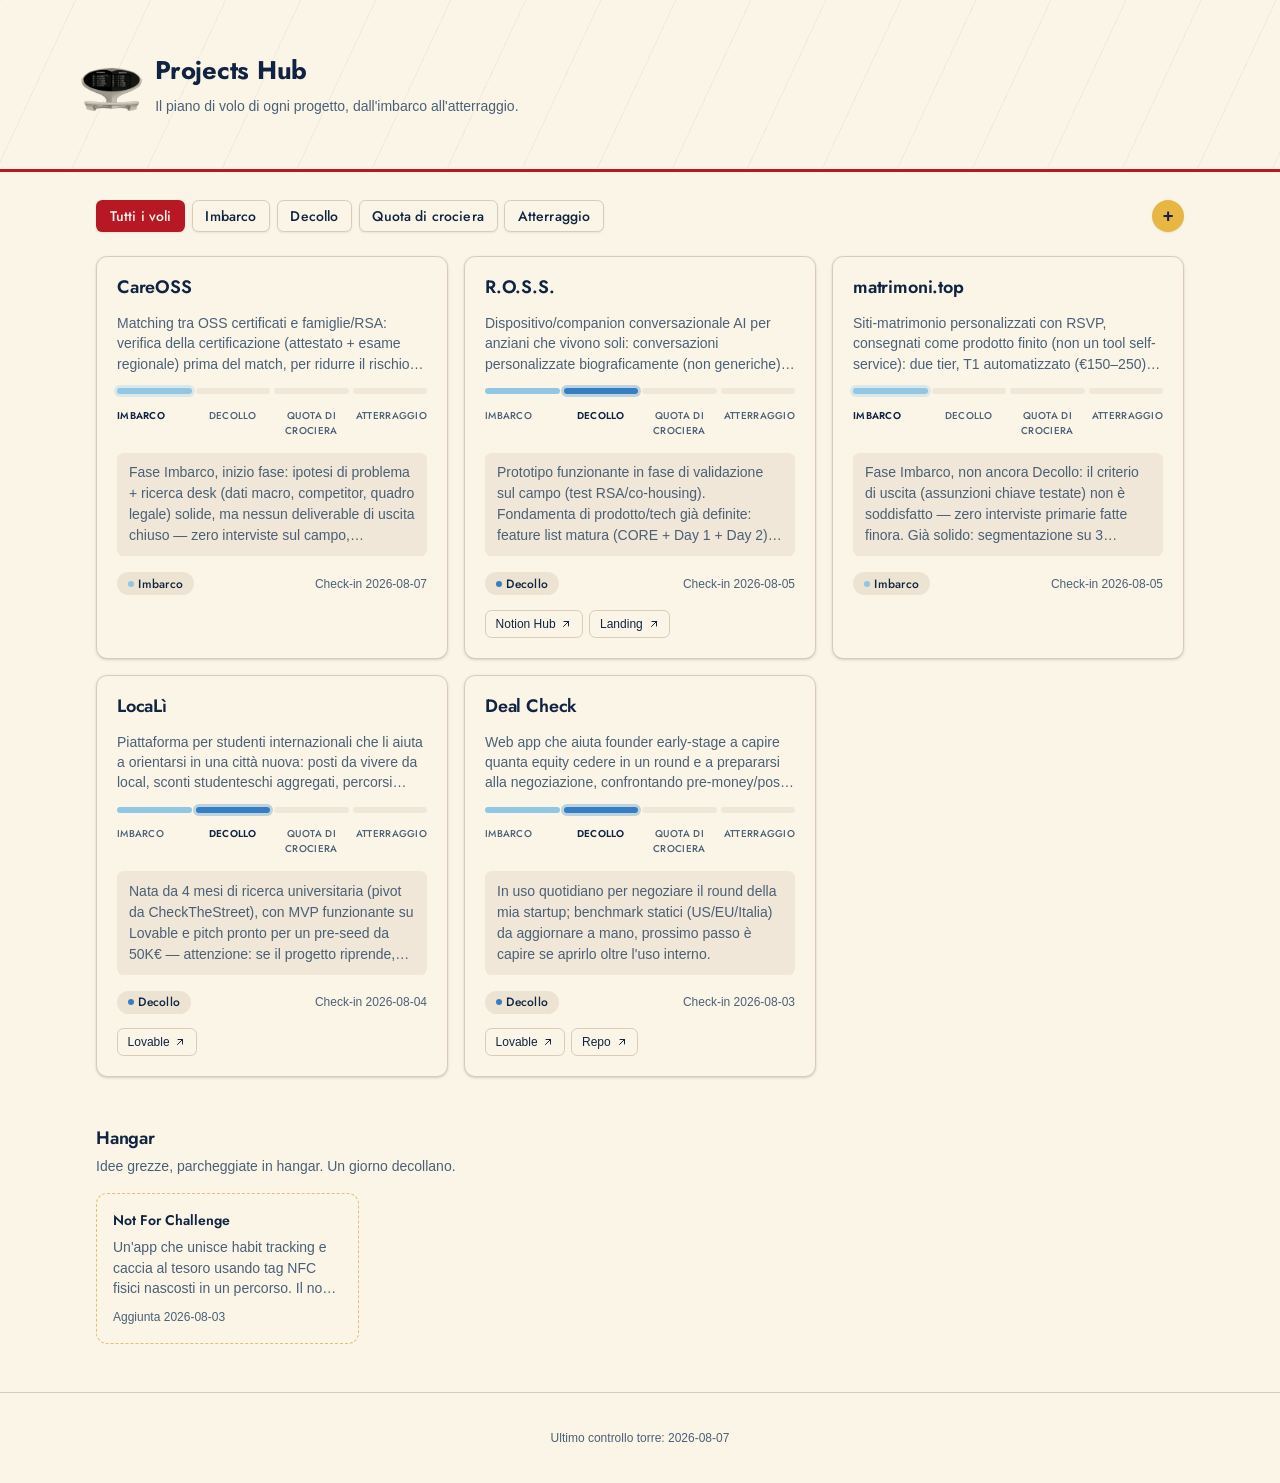
<file: index.html>
<!doctype html>
<html lang="it">
<head>
<meta charset="UTF-8" />
<meta name="viewport" content="width=device-width, initial-scale=1.0" />
<title>Projects Hub</title>
<link rel="preconnect" href="https://fonts.googleapis.com" />
<link rel="preconnect" href="https://fonts.gstatic.com" crossorigin />
<link href="https://fonts.googleapis.com/css2?family=Jost:wght@500;600;700;800&display=swap" rel="stylesheet" />
<link rel="stylesheet" href="style.css" />
</head>
<body>
  <header class="topbar">
    <svg class="flyby-plane" viewBox="0 0 24 24" fill="none" xmlns="http://www.w3.org/2000/svg" aria-hidden="true">
      <path d="M21,16v-2l-8-5V3.5C13,2.67,12.33,2,11.5,2S10,2.67,10,3.5V9l-8,5v2l8-2.5V19l-2.5,1.5V22l4-1l4,1v-1.5L13,19v-5.5L21,16z" fill="currentColor"/>
    </svg>
    <div class="topbar-inner">
      <img class="brand-icon" src="brand-icon.png" width="64" height="97" alt="" aria-hidden="true" />
      <div>
        <h1>Projects Hub</h1>
        <p class="subtitle">Il piano di volo di ogni progetto, dall'imbarco all'atterraggio.</p>
      </div>
    </div>
  </header>

  <main class="wrap">
    <section class="filters" aria-label="Filtra per fase">
      <button class="filter-btn is-active" data-filter="all">Tutti i voli</button>
      <button class="filter-btn" data-filter="ideation">Imbarco</button>
      <button class="filter-btn" data-filter="wip">Decollo</button>
      <button class="filter-btn" data-filter="shipment">Quota di crociera</button>
      <button class="filter-btn" data-filter="revenue">Atterraggio</button>
      <button class="add-project-btn" id="add-project-btn" aria-haspopup="dialog" title="Nuovo volo" aria-label="Nuovo volo">+</button>
    </section>

    <section id="projects" class="projects-grid" aria-label="Progetti"></section>

    <section class="ideas-section">
      <div class="ideas-header">
        <h2>Hangar</h2>
        <p class="subtitle">Idee grezze, parcheggiate in hangar. Un giorno decollano.</p>
      </div>
      <div id="ideas" class="ideas-grid"></div>
    </section>
  </main>

  <footer class="footer">
    <p id="last-updated"></p>
  </footer>

  <div id="project-dialog-overlay" class="dialog-overlay" hidden>
    <div class="dialog" role="dialog" aria-modal="true" aria-labelledby="dialog-title">
      <button class="dialog-close" id="dialog-close" aria-label="Chiudi">&times;</button>
      <div id="dialog-content"></div>
    </div>
  </div>

  <script src="script.js"></script>
</body>
</html>
</file>
<file: style.css>
/*
  Structure/tokens follow shadcn/ui (github.com/shadcn-ui/ui): same variable
  architecture (background/foreground/card/primary/secondary/muted/accent/
  border/ring, radius scale, shadow scale, chart-1..4) and the same component
  mechanics (Button/Badge/Card states, focus rings). Only the token *values*
  below are a custom skin — a mid-century TWA travel-poster palette: night-sky
  navy, cherry red, brass gold, ivory paper — instead of shadcn's default
  neutral gray theme.
*/
:root {
  --radius: 0.5rem;
  --radius-sm: calc(var(--radius) * 0.6);
  --radius-md: calc(var(--radius) * 0.8);
  --radius-lg: var(--radius);
  --radius-xl: calc(var(--radius) * 1.4);

  /* ivory / daytime ticket paper */
  --background: oklch(0.97 0.018 85);
  --foreground: oklch(0.26 0.06 258);
  --card: oklch(0.97 0.018 85);
  --card-foreground: oklch(0.26 0.06 258);
  --primary: oklch(0.5 0.19 25);
  --primary-foreground: oklch(0.98 0.015 85);
  --secondary: oklch(0.92 0.025 80);
  --secondary-foreground: oklch(0.26 0.06 258);
  --muted: oklch(0.93 0.022 80);
  --muted-foreground: oklch(0.48 0.045 250);
  --accent: oklch(0.8 0.14 85);
  --accent-foreground: oklch(0.26 0.06 258);
  --destructive: oklch(0.55 0.22 25);
  --border: oklch(0.85 0.03 75);
  --input: oklch(0.85 0.03 75);
  --ring: oklch(0.76 0.13 85);

  /* stage journey: pale sky -> deep sky -> TWA red (launch) -> gold (revenue) */
  --chart-1: oklch(0.8 0.07 235);
  --chart-2: oklch(0.58 0.13 250);
  --chart-3: oklch(0.52 0.19 25);
  --chart-4: oklch(0.72 0.13 85);

  --font-sans: -apple-system, BlinkMacSystemFont, "Segoe UI", Roboto, "Helvetica Neue",
    "Noto Sans", Arial, sans-serif, "Apple Color Emoji", "Segoe UI Emoji", "Segoe UI Symbol";
  --font-display: "Jost", var(--font-sans);

  --text-xs: 0.75rem;
  --text-sm: 0.875rem;
  --text-base: 1rem;
  --text-lg: 1.125rem;
  --text-2xl: 1.6rem;

  --shadow-xs: 0 1px 2px 0 oklch(0.26 0.06 258 / 0.08);
  --shadow-sm: 0 1px 3px 0 oklch(0.26 0.06 258 / 0.14), 0 1px 2px -1px oklch(0.26 0.06 258 / 0.14);
}

@media (prefers-color-scheme: dark) {
  :root {
    /* night sky over the tail fin */
    --background: oklch(0.2 0.045 258);
    --foreground: oklch(0.96 0.018 85);
    --card: oklch(0.25 0.045 258);
    --card-foreground: oklch(0.96 0.018 85);
    --primary: oklch(0.58 0.2 25);
    --primary-foreground: oklch(0.98 0.015 85);
    --secondary: oklch(0.31 0.045 255);
    --secondary-foreground: oklch(0.95 0.018 85);
    --muted: oklch(0.29 0.045 255);
    --muted-foreground: oklch(0.68 0.035 250);
    --accent: oklch(0.62 0.12 85);
    --accent-foreground: oklch(0.18 0.04 258);
    --destructive: oklch(0.63 0.19 25);
    --border: oklch(1 0 0 / 12%);
    --input: oklch(1 0 0 / 16%);
    --ring: oklch(0.68 0.13 85);

    --chart-1: oklch(0.76 0.08 235);
    --chart-2: oklch(0.63 0.14 250);
    --chart-3: oklch(0.6 0.2 25);
    --chart-4: oklch(0.76 0.14 85);

    --shadow-xs: 0 1px 2px 0 oklch(0 0 0 / 0.3);
    --shadow-sm: 0 1px 3px 0 oklch(0 0 0 / 0.4), 0 1px 2px -1px oklch(0 0 0 / 0.4);
  }
}

* {
  box-sizing: border-box;
  border-color: var(--border);
}

body {
  margin: 0;
  background: var(--background);
  color: var(--foreground);
  font-family: var(--font-sans);
  font-size: var(--text-sm);
  line-height: 1.5;
  -webkit-font-smoothing: antialiased;
}

/* ---------- layout ---------- */

.topbar {
  position: relative;
  overflow: hidden;
  border-bottom: 3px solid var(--primary);
  padding: 2.25rem 1rem;
  background:
    repeating-linear-gradient(
      115deg,
      color-mix(in oklch, var(--foreground) 5%, transparent) 0px,
      color-mix(in oklch, var(--foreground) 5%, transparent) 1px,
      transparent 1px,
      transparent 68px
    ),
    var(--background);
}

@media (prefers-reduced-motion: no-preference) {
  .topbar {
    animation: contrail-drift 50s linear infinite;
  }
}

@keyframes contrail-drift {
  from { background-position: 0 0, 0 0; }
  to { background-position: 2000px 0, 0 0; }
}

.flyby-plane {
  position: absolute;
  top: 60%;
  left: -8%;
  width: 30px;
  height: 30px;
  color: var(--primary);
  opacity: 0;
  transform: rotate(84deg);
  pointer-events: none;
}

@media (prefers-reduced-motion: no-preference) {
  .flyby-plane {
    animation: plane-flyby 17s ease-in-out infinite;
  }
}

@keyframes plane-flyby {
  0%, 78% { left: -8%; top: 62%; opacity: 0; }
  82% { left: 6%; top: 55%; opacity: 0.9; }
  94% { left: 100%; top: 14%; opacity: 0.9; }
  97%, 100% { left: 106%; top: 10%; opacity: 0; }
}

.topbar-inner,
.wrap {
  max-width: 1120px;
  margin: 0 auto;
}

.topbar-inner {
  position: relative;
  display: flex;
  align-items: center;
  gap: 0.7rem;
}

.brand-icon {
  flex: none;
  object-fit: contain;
}

.topbar h1 {
  margin: 0 0 0.3rem;
  font-family: var(--font-display);
  font-size: var(--text-2xl);
  font-weight: 700;
  letter-spacing: -0.01em;
}

.subtitle {
  margin: 0;
  color: var(--muted-foreground);
  font-size: var(--text-sm);
}

.wrap {
  padding: 1.75rem 1rem 3rem;
}

/* ---------- filter buttons (shadcn Button: outline / default, size sm) ---------- */

.filters {
  display: flex;
  gap: 0.4rem;
  flex-wrap: wrap;
  margin-bottom: 1.5rem;
}

.filter-btn {
  display: inline-flex;
  align-items: center;
  justify-content: center;
  height: 2rem;
  padding: 0 0.8rem;
  border-radius: var(--radius-md);
  border: 1px solid var(--border);
  background: var(--background);
  color: var(--foreground);
  font-family: var(--font-display);
  font-size: var(--text-sm);
  font-weight: 500;
  letter-spacing: 0.01em;
  cursor: pointer;
  box-shadow: var(--shadow-xs);
  transition: color 0.15s ease, background-color 0.15s ease, border-color 0.15s ease;
}

.filter-btn:hover {
  background: var(--accent);
  color: var(--accent-foreground);
  border-color: var(--accent);
}

.filter-btn:focus-visible {
  outline: none;
  border-color: var(--ring);
  box-shadow: 0 0 0 3px color-mix(in oklch, var(--ring) 50%, transparent);
}

.filter-btn.is-active {
  background: var(--primary);
  color: var(--primary-foreground);
  border-color: transparent;
}

.add-project-btn {
  display: inline-flex;
  align-items: center;
  justify-content: center;
  width: 2rem;
  height: 2rem;
  margin-left: auto;
  border-radius: 999px;
  border: 1px solid transparent;
  background: var(--accent);
  color: var(--accent-foreground);
  font-size: 1.15rem;
  line-height: 1;
  font-weight: 600;
  cursor: pointer;
  box-shadow: var(--shadow-xs);
  transition: transform 0.15s ease, box-shadow 0.15s ease;
}

.add-project-btn:hover {
  box-shadow: 0 4px 14px 0 color-mix(in oklch, var(--accent) 45%, transparent);
  transform: translateY(-1px);
}

.add-project-btn:focus-visible {
  outline: none;
  box-shadow: 0 0 0 3px color-mix(in oklch, var(--ring) 50%, transparent);
}

/* ---------- project cards (shadcn Card) ---------- */

.projects-grid {
  display: grid;
  grid-template-columns: repeat(auto-fill, minmax(300px, 1fr));
  gap: 1rem;
  margin-bottom: 3rem;
}

.card {
  display: flex;
  flex-direction: column;
  gap: 0.9rem;
  background: var(--card);
  color: var(--card-foreground);
  border: 1px solid var(--border);
  border-radius: var(--radius-xl);
  box-shadow: var(--shadow-sm);
  padding: 1.25rem;
  cursor: pointer;
  transition: border-color 0.15s ease, box-shadow 0.15s ease, transform 0.15s ease;
}

.card:hover {
  border-color: var(--ring);
  box-shadow: 0 4px 14px 0 oklch(0.26 0.06 258 / 0.12);
  transform: translateY(-1px);
}

.card:focus-visible {
  outline: none;
  border-color: var(--ring);
  box-shadow: 0 0 0 3px color-mix(in oklch, var(--ring) 50%, transparent);
}

.card-title {
  margin: 0;
  font-family: var(--font-display);
  font-size: var(--text-lg);
  font-weight: 600;
  line-height: 1.2;
  letter-spacing: -0.01em;
}

.card-desc {
  margin: 0;
  color: var(--muted-foreground);
  font-size: var(--text-sm);
  line-height: 1.45;
}

.card .card-desc {
  display: -webkit-box;
  -webkit-line-clamp: 3;
  -webkit-box-orient: vertical;
  overflow: hidden;
}

/* stepper — modeled after shadcn Progress (track = muted, indicator = chart scale) */

.stepper {
  display: flex;
  align-items: center;
  gap: 0.25rem;
}

#dialog-content > .stepper {
  margin-top: 0.3rem;
}

.step {
  flex: 1;
  height: 6px;
  border-radius: 999px;
  background: var(--muted);
}

.step.is-done {
  background: var(--step-color, var(--primary));
}

.step.is-current {
  background: var(--step-color, var(--primary));
  box-shadow: 0 0 0 3px color-mix(in oklch, var(--step-color, var(--primary)) 30%, transparent);
}

.stage-labels {
  display: grid;
  grid-template-columns: repeat(4, 1fr);
  gap: 0.25rem;
  font-family: var(--font-display);
  font-size: 0.62rem;
  color: var(--muted-foreground);
  text-transform: uppercase;
  letter-spacing: 0.03em;
  font-weight: 500;
}

.stage-labels span {
  text-align: center;
}

.stage-labels span:first-child {
  text-align: left;
}

.stage-labels span:last-child {
  text-align: right;
}

.stage-labels span.is-active {
  color: var(--foreground);
  font-weight: 600;
}

.card-footer {
  display: flex;
  align-items: center;
  justify-content: space-between;
  gap: 0.5rem;
  margin-top: 0.1rem;
}

/* badges (shadcn Badge) */

.badge {
  display: inline-flex;
  align-items: center;
  gap: 0.3rem;
  width: fit-content;
  padding: 0.1rem 0.6rem;
  border-radius: 999px;
  border: 1px solid transparent;
  font-family: var(--font-display);
  font-size: var(--text-xs);
  font-weight: 500;
  letter-spacing: 0.02em;
  white-space: nowrap;
  background: var(--secondary);
  color: var(--secondary-foreground);
}

.badge::before {
  content: "";
  width: 6px;
  height: 6px;
  border-radius: 50%;
  background: var(--dot-color, var(--foreground));
}

.card-notes {
  margin: 0;
  font-size: var(--text-sm);
  color: var(--muted-foreground);
  background: var(--muted);
  border-radius: var(--radius-md);
  padding: 0.6rem 0.75rem;
}

.card .card-notes-text {
  display: -webkit-box;
  -webkit-line-clamp: 4;
  -webkit-box-orient: vertical;
  overflow: hidden;
}

.card-updated {
  font-size: var(--text-xs);
  color: var(--muted-foreground);
}

.card-links {
  display: flex;
  flex-wrap: wrap;
  gap: 0.4rem;
}

.card-links a {
  display: inline-flex;
  align-items: center;
  gap: 0.3rem;
  height: 1.75rem;
  padding: 0 0.6rem;
  border-radius: var(--radius-md);
  border: 1px solid var(--border);
  font-size: var(--text-xs);
  font-weight: 500;
  color: var(--foreground);
  text-decoration: none;
  background: var(--background);
  transition: background-color 0.15s ease;
}

.card-links a svg {
  flex: none;
}

.card-links a:hover {
  background: var(--accent);
  color: var(--accent-foreground);
  border-color: var(--accent);
}

.revenue-detail {
  margin: 0;
  font-size: var(--text-xs);
  color: var(--muted-foreground);
}

/* ---------- idea bin (dashed Card variant — the dashes read as a flight path) ---------- */

.ideas-header {
  margin-bottom: 1rem;
}

.ideas-header h2 {
  margin: 0 0 0.25rem;
  font-family: var(--font-display);
  font-size: var(--text-lg);
  font-weight: 600;
  letter-spacing: -0.01em;
}

.ideas-grid {
  display: grid;
  grid-template-columns: repeat(auto-fill, minmax(240px, 1fr));
  gap: 0.75rem;
}

.idea-card {
  background: var(--card);
  border: 1.5px dashed color-mix(in oklch, var(--accent) 65%, var(--border));
  border-radius: var(--radius-xl);
  padding: 1rem;
  cursor: pointer;
  transition: border-color 0.15s ease, box-shadow 0.15s ease, transform 0.15s ease;
}

.idea-card:hover {
  border-color: var(--ring);
  box-shadow: 0 4px 14px 0 oklch(0.26 0.06 258 / 0.12);
  transform: translateY(-1px);
}

.idea-card:focus-visible {
  outline: none;
  border-color: var(--ring);
  box-shadow: 0 0 0 3px color-mix(in oklch, var(--ring) 50%, transparent);
}

.idea-card h3 {
  margin: 0 0 0.4rem;
  font-family: var(--font-display);
  font-size: var(--text-sm);
  font-weight: 600;
}

.idea-card p {
  margin: 0 0 0.5rem;
  font-size: var(--text-sm);
  color: var(--muted-foreground);
  line-height: 1.45;
  display: -webkit-box;
  -webkit-line-clamp: 3;
  -webkit-box-orient: vertical;
  overflow: hidden;
}

.idea-card time {
  font-size: var(--text-xs);
  color: var(--muted-foreground);
}

.empty-state {
  color: var(--muted-foreground);
  font-size: var(--text-sm);
  border: 1px dashed var(--border);
  border-radius: var(--radius-xl);
  padding: 1.5rem;
  text-align: center;
  grid-column: 1 / -1;
}

.footer {
  text-align: center;
  color: var(--muted-foreground);
  font-size: var(--text-xs);
  padding: 1.5rem;
  border-top: 1px solid var(--border);
}

/* ---------- project detail dialog (shadcn Dialog: overlay + centered content) ---------- */

.dialog-overlay {
  position: fixed;
  inset: 0;
  z-index: 50;
  display: flex;
  align-items: flex-start;
  justify-content: center;
  overflow-y: auto;
  padding: 3rem 1rem;
  background: oklch(0.1 0.03 258 / 0.6);
  opacity: 0;
  transition: opacity 0.15s ease;
}

.dialog-overlay[hidden] {
  display: none;
}

.dialog-overlay.is-open {
  opacity: 1;
}

.dialog {
  position: relative;
  width: 100%;
  max-width: 34rem;
  background: var(--card);
  color: var(--card-foreground);
  border: 1px solid var(--border);
  border-radius: var(--radius-xl);
  box-shadow: var(--shadow-sm);
  padding: 2.25rem;
  transform: translateY(8px) scale(0.98);
  transition: transform 0.15s ease;
}

#dialog-content {
  display: flex;
  flex-direction: column;
  gap: 1.4rem;
}

.dialog-overlay.is-open .dialog {
  transform: translateY(0) scale(1);
}

.dialog-close {
  position: absolute;
  top: 1.25rem;
  right: 1.25rem;
  width: 1.85rem;
  height: 1.85rem;
  display: inline-flex;
  align-items: center;
  justify-content: center;
  border: 1px solid var(--border);
  border-radius: var(--radius-md);
  background: var(--background);
  color: var(--muted-foreground);
  font-size: 1.1rem;
  line-height: 1;
  cursor: pointer;
}

.dialog-close:hover {
  background: var(--accent);
  color: var(--accent-foreground);
  border-color: var(--accent);
}

.dialog-close:focus-visible {
  outline: none;
  box-shadow: 0 0 0 3px color-mix(in oklch, var(--ring) 50%, transparent);
}

.dialog-title {
  margin: 0.3rem 0 0;
  font-family: var(--font-display);
  font-size: 1.7rem;
  font-weight: 700;
  letter-spacing: -0.01em;
  padding-right: 1.75rem;
}

.dialog-title-row {
  display: flex;
  align-items: flex-start;
  justify-content: space-between;
  flex-wrap: wrap;
  gap: 0.6rem 1rem;
  padding-right: 2.25rem;
}

.dialog-title-row .dialog-title {
  padding-right: 0;
  flex: 1 1 auto;
  min-width: 0;
}

.dialog-title-row .card-links {
  flex: 0 0 auto;
  padding-top: 0.4rem;
}

.dialog-section {
  border-top: 1px solid var(--border);
  padding-top: 1.5rem;
}

.dialog-label {
  margin: 0 0 0.7rem;
  font-family: var(--font-display);
  font-size: 0.7rem;
  font-weight: 600;
  text-transform: uppercase;
  letter-spacing: 0.05em;
  color: var(--muted-foreground);
}

.deliverable-count {
  font-weight: 500;
  text-transform: none;
  letter-spacing: normal;
  color: var(--foreground);
}

.dialog-text {
  margin: 0;
  font-size: var(--text-sm);
  line-height: 1.65;
}

.deliverables {
  list-style: none;
  margin: 0;
  padding: 0;
  display: flex;
  flex-direction: column;
  gap: 0.15rem;
}

.deliverable {
  display: flex;
  align-items: flex-start;
  gap: 0.65rem;
  margin: 0 -0.5rem;
  padding: 0.4rem 0.5rem;
  border-radius: var(--radius-md);
  font-size: var(--text-sm);
  color: var(--foreground);
  cursor: pointer;
  user-select: none;
  transition: background-color 0.12s ease;
}

.deliverable:hover {
  background: var(--muted);
}

.deliverable:focus-visible {
  outline: none;
  box-shadow: 0 0 0 3px color-mix(in oklch, var(--ring) 50%, transparent);
}

.deliverable-check {
  flex: none;
  width: 1.1rem;
  height: 1.1rem;
  margin-top: 0.05rem;
  display: inline-flex;
  align-items: center;
  justify-content: center;
  border: 1.5px solid var(--border);
  border-radius: var(--radius-sm);
  font-size: 0.7rem;
  line-height: 1;
  color: var(--primary-foreground);
}

.deliverable.is-done {
  color: var(--muted-foreground);
  text-decoration: line-through;
  text-decoration-color: color-mix(in oklch, var(--muted-foreground) 60%, transparent);
}

.deliverable.is-done .deliverable-check {
  background: var(--primary);
  border-color: var(--primary);
}

/* ---------- new-project intake reference (static questions, no inputs) ---------- */

.stage-heading {
  display: inline-flex;
  align-items: center;
  gap: 0.45rem;
  margin: 0 0 0.9rem;
  font-family: var(--font-display);
  font-size: 0.7rem;
  font-weight: 700;
  letter-spacing: 0.06em;
  text-transform: uppercase;
  color: var(--foreground);
}

.stage-heading::before {
  content: "";
  width: 8px;
  height: 8px;
  border-radius: 50%;
  background: var(--dot-color, var(--foreground));
}

.intake-list {
  list-style: decimal;
  margin: 0;
  padding-left: 1.15rem;
  display: flex;
  flex-direction: column;
  gap: 0.9rem;
}

.intake-list li::marker {
  color: var(--muted-foreground);
  font-weight: 600;
}

.intake-q {
  margin: 0;
  font-family: var(--font-display);
  font-size: var(--text-base);
  line-height: 1.35;
  color: var(--foreground);
  font-weight: 700;
  letter-spacing: -0.01em;
}

.intake-ref {
  margin: 0.3rem 0 0;
  font-size: 0.75rem;
  font-style: italic;
  color: var(--muted-foreground);
  line-height: 1.4;
}

/* ---------- project dialog accordion (per-stage questions & answers) ---------- */

.accordion {
  display: flex;
  flex-direction: column;
}

.accordion-section {
  border-top: 1px solid var(--border);
}

.accordion-header {
  display: flex;
  align-items: center;
  justify-content: space-between;
  gap: 0.75rem;
  width: calc(100% + 1.5rem);
  margin: 0 -0.75rem;
  padding: 1.1rem 0.75rem;
  background: none;
  border: none;
  border-radius: var(--radius-md);
  font: inherit;
  color: var(--foreground);
  cursor: pointer;
  text-align: left;
  transition: background-color 0.12s ease;
}

.accordion-header:hover {
  background: var(--muted);
}

.accordion-header:focus-visible {
  outline: none;
  box-shadow: 0 0 0 3px color-mix(in oklch, var(--ring) 50%, transparent);
}

.accordion-header-left {
  display: flex;
  align-items: center;
  gap: 0.6rem;
  flex-wrap: wrap;
}

.stage-dot {
  flex: none;
  width: 8px;
  height: 8px;
  border-radius: 50%;
  background: var(--dot-color, var(--foreground));
}

.accordion-label {
  font-family: var(--font-display);
  font-size: var(--text-sm);
  font-weight: 600;
  letter-spacing: 0.02em;
}

.lock-badge {
  display: inline-flex;
  align-items: center;
  gap: 0.3rem;
  font-size: 0.68rem;
  font-weight: 500;
  color: var(--muted-foreground);
  background: var(--muted);
  padding: 0.15rem 0.55rem;
  border-radius: 999px;
}

.lock-badge svg {
  display: block;
}

.chevron {
  flex: none;
  display: flex;
  color: var(--muted-foreground);
  transition: transform 0.2s ease, color 0.12s ease;
}

.accordion-header[aria-expanded="true"] .chevron {
  transform: rotate(180deg);
  color: var(--foreground);
}

.accordion-body-wrap {
  display: grid;
  grid-template-rows: 0fr;
  transition: grid-template-rows 0.22s ease;
}

.accordion-section.is-open .accordion-body-wrap {
  grid-template-rows: 1fr;
}

.accordion-body {
  min-height: 0;
  overflow: hidden;
}

.accordion-body-inner {
  display: flex;
  flex-direction: column;
  gap: 1.1rem;
  padding: 0 0.75rem 1.4rem;
}

.qa-list {
  display: flex;
  flex-direction: column;
  gap: 1.1rem;
}

.qa-answer {
  margin: 0.35rem 0 0;
  font-size: var(--text-sm);
  line-height: 1.55;
  color: var(--foreground);
}

.qa-answer.qa-empty {
  color: var(--muted-foreground);
  font-style: italic;
}

.accordion-updated {
  margin: 0;
  font-size: var(--text-xs);
  color: var(--muted-foreground);
}

.stage-deliverables {
  border-top: 1px dashed var(--border);
  padding-top: 1.1rem;
}

.intake-list-preview {
  margin: 0;
}

/* ---------- idea note markdown (idea detail dialog) ---------- */

.idea-note {
  display: flex;
  flex-direction: column;
  gap: 0.75rem;
}

.idea-note-p {
  margin: 0;
  font-size: var(--text-sm);
  line-height: 1.6;
  color: var(--foreground);
}

.idea-note-heading {
  margin: 0.4rem 0 0;
  font-family: var(--font-display);
  font-size: var(--text-sm);
  font-weight: 700;
  color: var(--foreground);
}

.idea-note-list {
  margin: 0;
  padding-left: 1.15rem;
  display: flex;
  flex-direction: column;
  gap: 0.35rem;
}

.idea-note-list li {
  font-size: var(--text-sm);
  line-height: 1.55;
  color: var(--foreground);
}

.idea-note strong {
  font-weight: 600;
}

.idea-note a {
  color: var(--primary);
  text-decoration: underline;
  text-underline-offset: 2px;
  overflow-wrap: anywhere;
}
</file>
